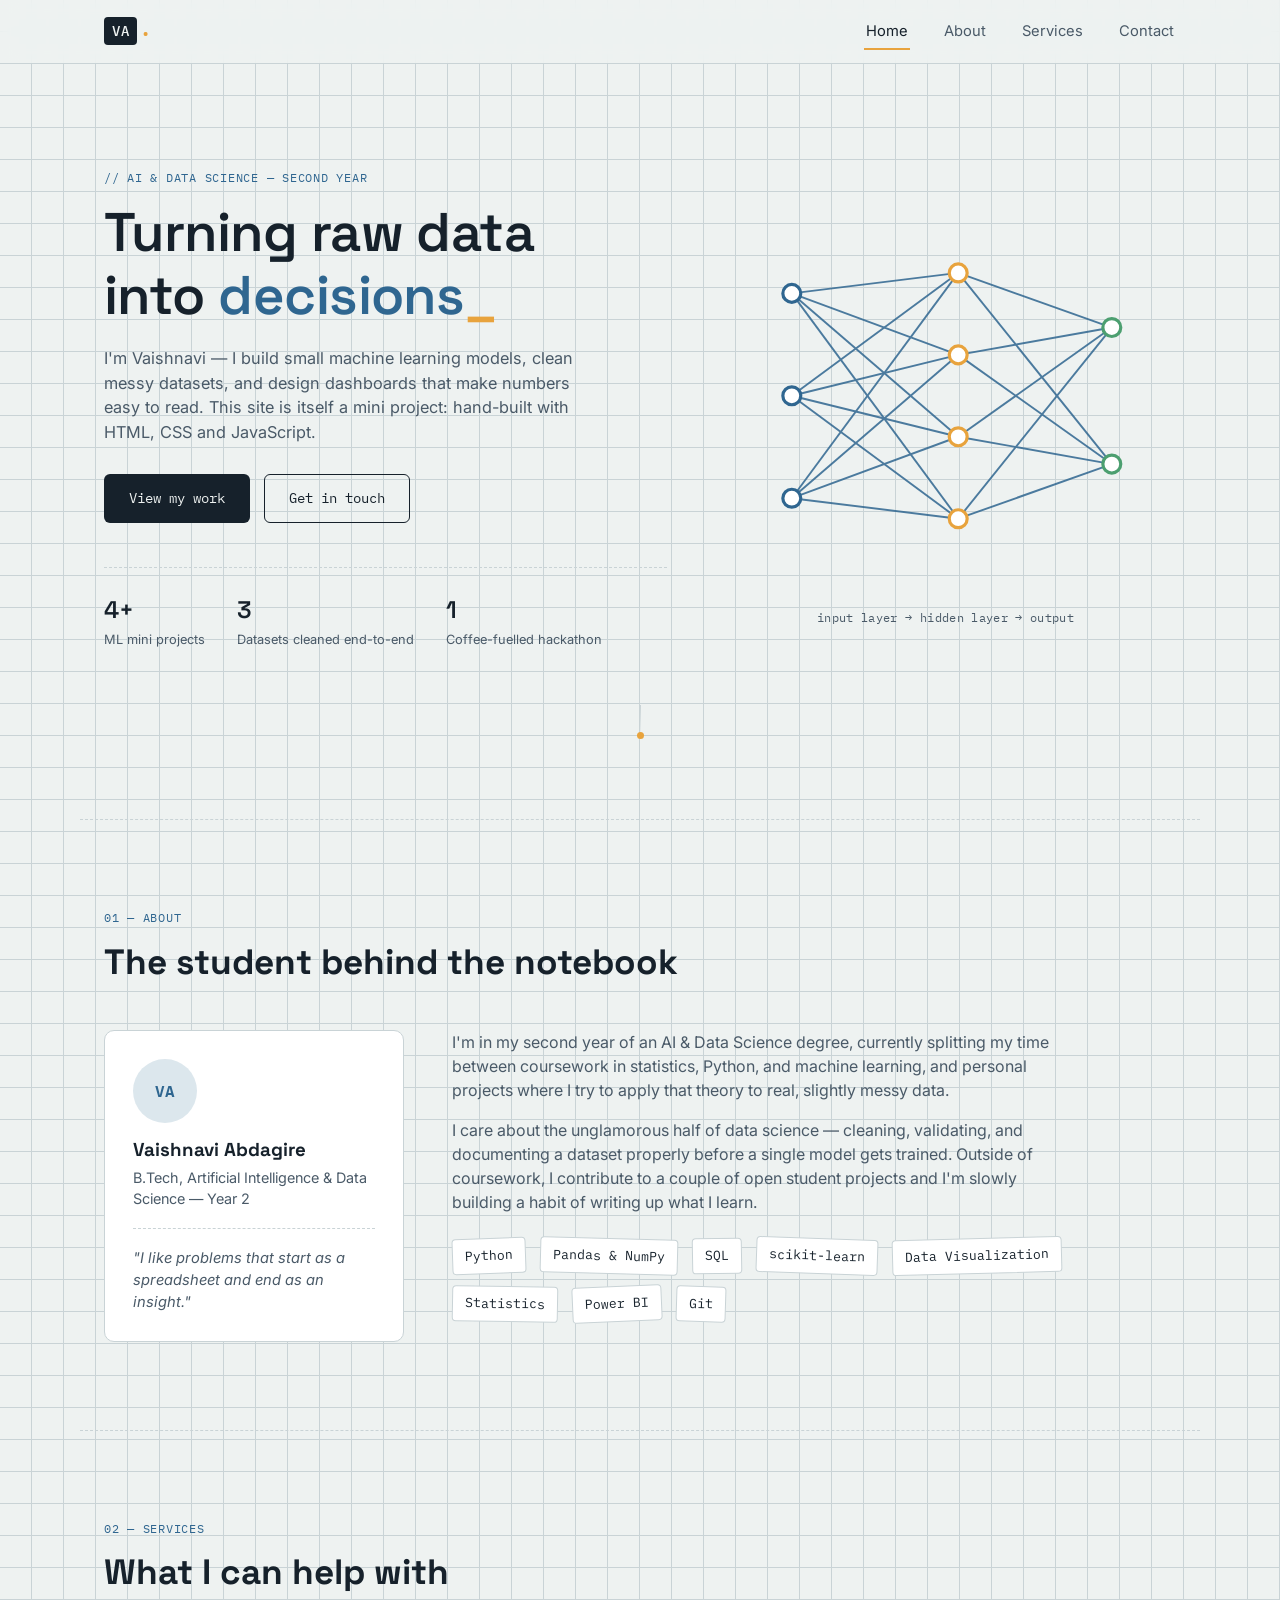
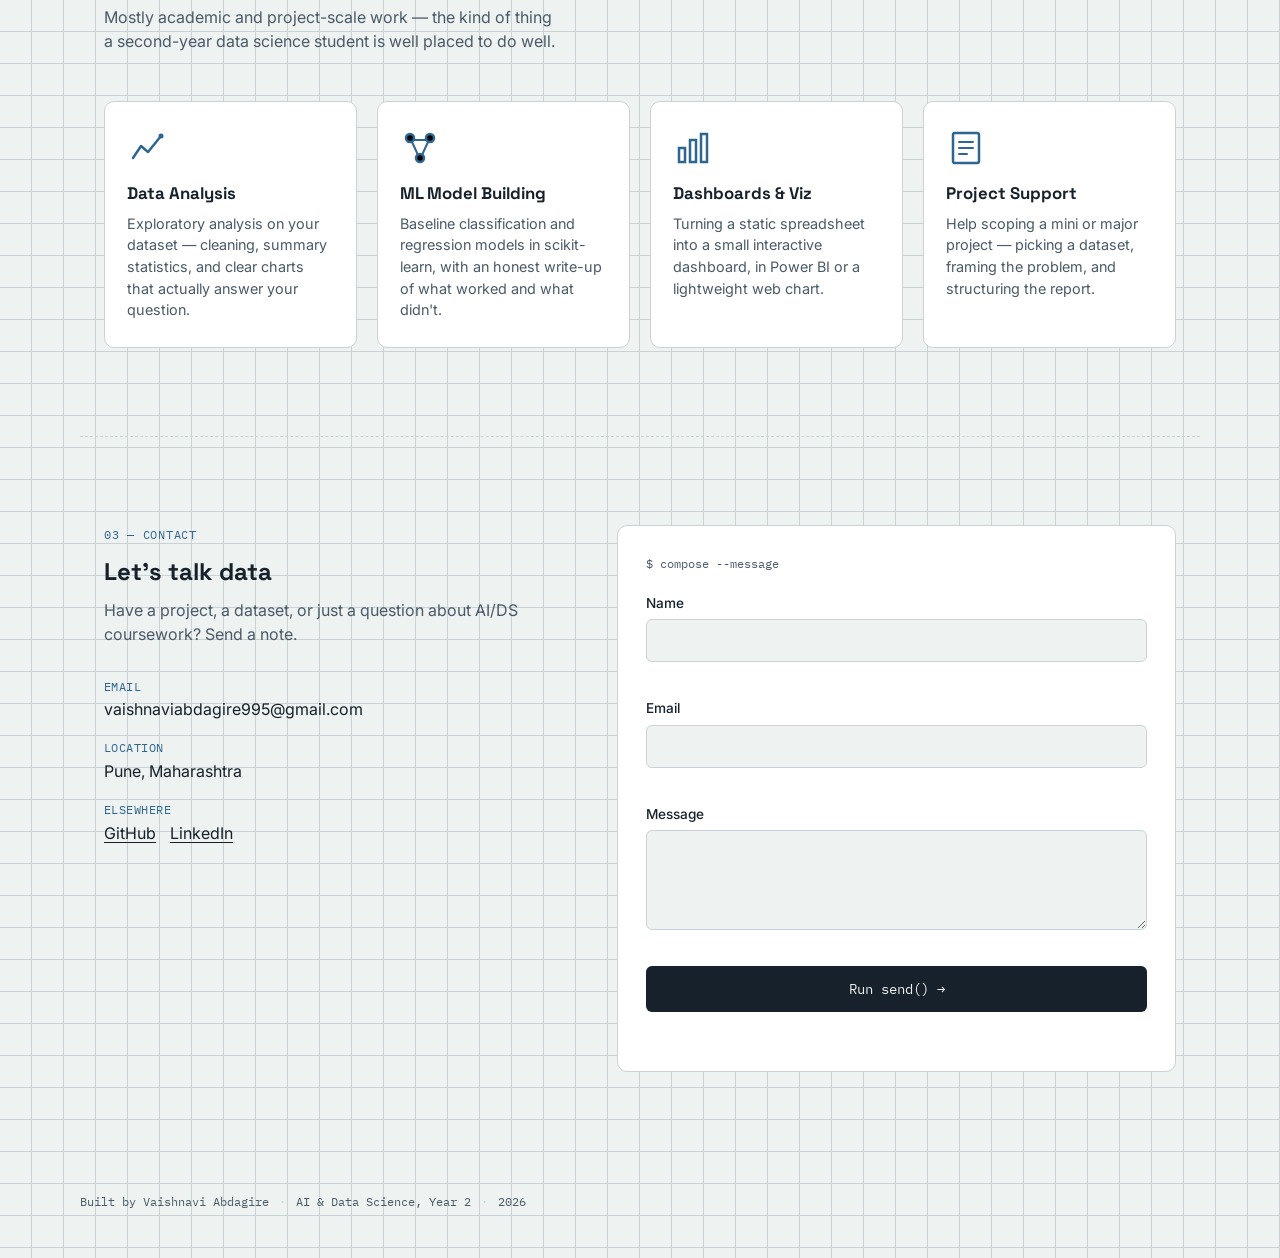
<file: index.html>
<!DOCTYPE html>
<html lang="en">
<head>
<meta charset="UTF-8" />
<meta name="viewport" content="width=device-width, initial-scale=1.0" />
<title>Vaishnavi Abdagire — AI &amp; Data Science Student</title>
<meta name="description" content="Portfolio of Aarav Deshmukh, a second-year AI & Data Science student." />
<link rel="preconnect" href="https://fonts.googleapis.com">
<link rel="preconnect" href="https://fonts.gstatic.com" crossorigin>
<link href="https://fonts.googleapis.com/css2?family=Space+Grotesk:wght@500;600;700&family=Inter:wght@400;500;600&family=IBM+Plex+Mono:wght@400;500&display=swap" rel="stylesheet">
<link rel="stylesheet" href="style.css" />
</head>
<body>

<!-- ============ NAV ============ -->
<header class="nav" id="nav">
  <div class="nav__inner">
    <a href="#home" class="nav__logo" aria-label="Home">
      <span class="nav__logo-mark">VA</span><span class="nav__logo-dot">.</span>
    </a>

    <nav class="nav__links" id="navLinks" aria-label="Primary">
      <a href="#home" class="nav__link active-link" data-nav>Home</a>
      <a href="#about" class="nav__link" data-nav>About</a>
      <a href="#services" class="nav__link" data-nav>Services</a>
      <a href="#contact" class="nav__link" data-nav>Contact</a>
    </nav>

    <button class="nav__toggle" id="navToggle" aria-label="Toggle menu" aria-expanded="false" aria-controls="navLinks">
      <span></span><span></span><span></span>
    </button>
  </div>
</header>

<!-- ============ HOME / HERO ============ -->
<section class="hero" id="home">
  <div class="hero__grid">
    <div class="hero__copy" data-reveal>
      <p class="eyebrow">// AI &amp; DATA SCIENCE — SECOND YEAR</p>
      <h1 class="hero__title">
        Turning raw data<br />into <span class="hero__rotator" id="rotator">decisions</span><span class="cursor">_</span>
      </h1>
      <p class="hero__sub">
        I'm Vaishnavi — I build small machine learning models, clean messy datasets,
        and design dashboards that make numbers easy to read. This site is itself
        a mini project: hand-built with HTML, CSS and JavaScript.
      </p>
      <div class="hero__cta">
        <a href="#services" class="btn btn--primary">View my work</a>
        <a href="#contact" class="btn btn--ghost">Get in touch</a>
      </div>
      <dl class="hero__stats">
        <div><dt>4+</dt><dd>ML mini projects</dd></div>
        <div><dt>3</dt><dd>Datasets cleaned end-to-end</dd></div>
        <div><dt>1</dt><dd>Coffee-fuelled hackathon</dd></div>
      </dl>
    </div>

    <div class="hero__art" data-reveal>
      <svg id="netSvg" viewBox="0 0 360 320" fill="none" xmlns="http://www.w3.org/2000/svg" role="img" aria-label="Illustration of a neural network with connected nodes">
        <!-- connections -->
        <g id="netLines" stroke="var(--accent-blue)" stroke-width="1.5" opacity="0.85"></g>
        <!-- nodes -->
        <g id="netNodes"></g>
      </svg>
      <p class="hero__art-caption">input layer → hidden layer → output</p>
    </div>
  </div>
  <div class="hero__scroll-cue" aria-hidden="true"><span></span></div>
</section>

<div class="tear" aria-hidden="true"></div>

<!-- ============ ABOUT ============ -->
<section class="about" id="about">
  <div class="section-head" data-reveal>
    <p class="eyebrow">01 — ABOUT</p>
    <h2>The student behind the notebook</h2>
  </div>

  <div class="about__grid">
    <div class="about__card" data-reveal>
      <div class="avatar" aria-hidden="true">VA</div>
      <h3>Vaishnavi Abdagire</h3>
      <p class="about__role">B.Tech, Artificial Intelligence &amp; Data Science — Year 2</p>
      <p class="about__quote">"I like problems that start as a spreadsheet and end as an insight."</p>
    </div>

    <div class="about__text" data-reveal>
      <p>
        I'm in my second year of an AI &amp; Data Science degree, currently splitting my time
        between coursework in statistics, Python, and machine learning, and personal
        projects where I try to apply that theory to real, slightly messy data.
      </p>
      <p>
        I care about the unglamorous half of data science — cleaning, validating,
        and documenting a dataset properly before a single model gets trained.
        Outside of coursework, I contribute to a couple of open student projects
        and I'm slowly building a habit of writing up what I learn.
      </p>

      <ul class="skills" aria-label="Skills">
        <li style="--r:-2deg">Python</li>
        <li style="--r:1.5deg">Pandas &amp; NumPy</li>
        <li style="--r:-1deg">SQL</li>
        <li style="--r:2deg">scikit-learn</li>
        <li style="--r:-1.5deg">Data Visualization</li>
        <li style="--r:1deg">Statistics</li>
        <li style="--r:-2.5deg">Power BI</li>
        <li style="--r:1.8deg">Git</li>
      </ul>
    </div>
  </div>
</section>

<div class="tear" aria-hidden="true"></div>

<!-- ============ SERVICES ============ -->
<section class="services" id="services">
  <div class="section-head" data-reveal>
    <p class="eyebrow">02 — SERVICES</p>
    <h2>What I can help with</h2>
    <p class="section-sub">Mostly academic and project-scale work — the kind of thing a second-year data science student is well placed to do well.</p>
  </div>

  <div class="cards" id="cardsGrid">
    <article class="card" data-reveal>
      <div class="card__icon" aria-hidden="true">
        <svg viewBox="0 0 40 40"><path d="M6 30 L14 18 L21 24 L34 8" stroke="currentColor" stroke-width="2.5" fill="none" stroke-linecap="round" stroke-linejoin="round"/><circle cx="34" cy="8" r="2.5" fill="currentColor"/></svg>
      </div>
      <h3>Data Analysis</h3>
      <p>Exploratory analysis on your dataset — cleaning, summary statistics, and clear charts that actually answer your question.</p>
    </article>

    <article class="card" data-reveal>
      <div class="card__icon" aria-hidden="true">
        <svg viewBox="0 0 40 40"><circle cx="10" cy="10" r="4" stroke="currentColor" stroke-width="2.5"/><circle cx="30" cy="10" r="4" stroke="currentColor" stroke-width="2.5"/><circle cx="20" cy="30" r="4" stroke="currentColor" stroke-width="2.5"/><path d="M13 12 L27 12 M12 14 L18 27 M28 14 L22 27" stroke="currentColor" stroke-width="2"/></svg>
      </div>
      <h3>ML Model Building</h3>
      <p>Baseline classification and regression models in scikit-learn, with an honest write-up of what worked and what didn't.</p>
    </article>

    <article class="card" data-reveal>
      <div class="card__icon" aria-hidden="true">
        <svg viewBox="0 0 40 40"><rect x="6" y="20" width="6" height="14" stroke="currentColor" stroke-width="2.5" fill="none"/><rect x="17" y="12" width="6" height="22" stroke="currentColor" stroke-width="2.5" fill="none"/><rect x="28" y="6" width="6" height="28" stroke="currentColor" stroke-width="2.5" fill="none"/></svg>
      </div>
      <h3>Dashboards &amp; Viz</h3>
      <p>Turning a static spreadsheet into a small interactive dashboard, in Power BI or a lightweight web chart.</p>
    </article>

    <article class="card" data-reveal>
      <div class="card__icon" aria-hidden="true">
        <svg viewBox="0 0 40 40"><rect x="7" y="5" width="26" height="30" rx="2" stroke="currentColor" stroke-width="2.5" fill="none"/><path d="M13 14 H27 M13 20 H27 M13 26 H21" stroke="currentColor" stroke-width="2" stroke-linecap="round"/></svg>
      </div>
      <h3>Project Support</h3>
      <p>Help scoping a mini or major project — picking a dataset, framing the problem, and structuring the report.</p>
    </article>
  </div>
</section>

<div class="tear" aria-hidden="true"></div>

<!-- ============ CONTACT ============ -->
<section class="contact" id="contact">
  <div class="contact__grid">
    <div class="contact__info" data-reveal>
      <p class="eyebrow">03 — CONTACT</p>
      <h2>Let's talk data</h2>
      <p class="section-sub">Have a project, a dataset, or just a question about AI/DS coursework? Send a note.</p>

      <ul class="contact__list">
        <li>
          <span class="contact__label">Email</span>
          <a href="mailto:aarav.deshmukh@example.edu">vaishnaviabdagire995@gmail.com</a>
        </li>
        <li>
          <span class="contact__label">Location</span>
          <span>Pune, Maharashtra</span>
        </li>
        <li>
          <span class="contact__label">Elsewhere</span>
          <span class="contact__socials">
            <a href="#" aria-label="GitHub profile">GitHub</a>
            <a href="#" aria-label="LinkedIn profile">LinkedIn</a>
          </span>
        </li>
      </ul>
    </div>

    <form class="contact__form" id="contactForm" data-reveal novalidate>
      <p class="form__terminal-label">$ compose --message</p>

      <div class="field">
        <label for="name">Name</label>
        <input type="text" id="name" name="name" autocomplete="name" />
        <span class="field__error" id="nameError" role="alert"></span>
      </div>

      <div class="field">
        <label for="email">Email</label>
        <input type="email" id="email" name="email" autocomplete="email" />
        <span class="field__error" id="emailError" role="alert"></span>
      </div>

      <div class="field">
        <label for="message">Message</label>
        <textarea id="message" name="message" rows="4"></textarea>
        <span class="field__error" id="messageError" role="alert"></span>
      </div>

      <button type="submit" class="btn btn--primary btn--block" id="submitBtn">
        <span id="submitLabel">Run send() →</span>
      </button>

      <p class="form__status" id="formStatus" role="status" aria-live="polite"></p>
    </form>
  </div>
</section>

<footer class="footer">
  <div class="footer__inner">
    <span>Built by Vaishnavi Abdagire</span>
    <span class="footer__dot">·</span>
    <span>AI &amp; Data Science, Year 2</span>
    <span class="footer__dot">·</span>
    <span id="year"></span>
  </div>
</footer>

<script src="script.js"></script>
</body>
</html>
</file>
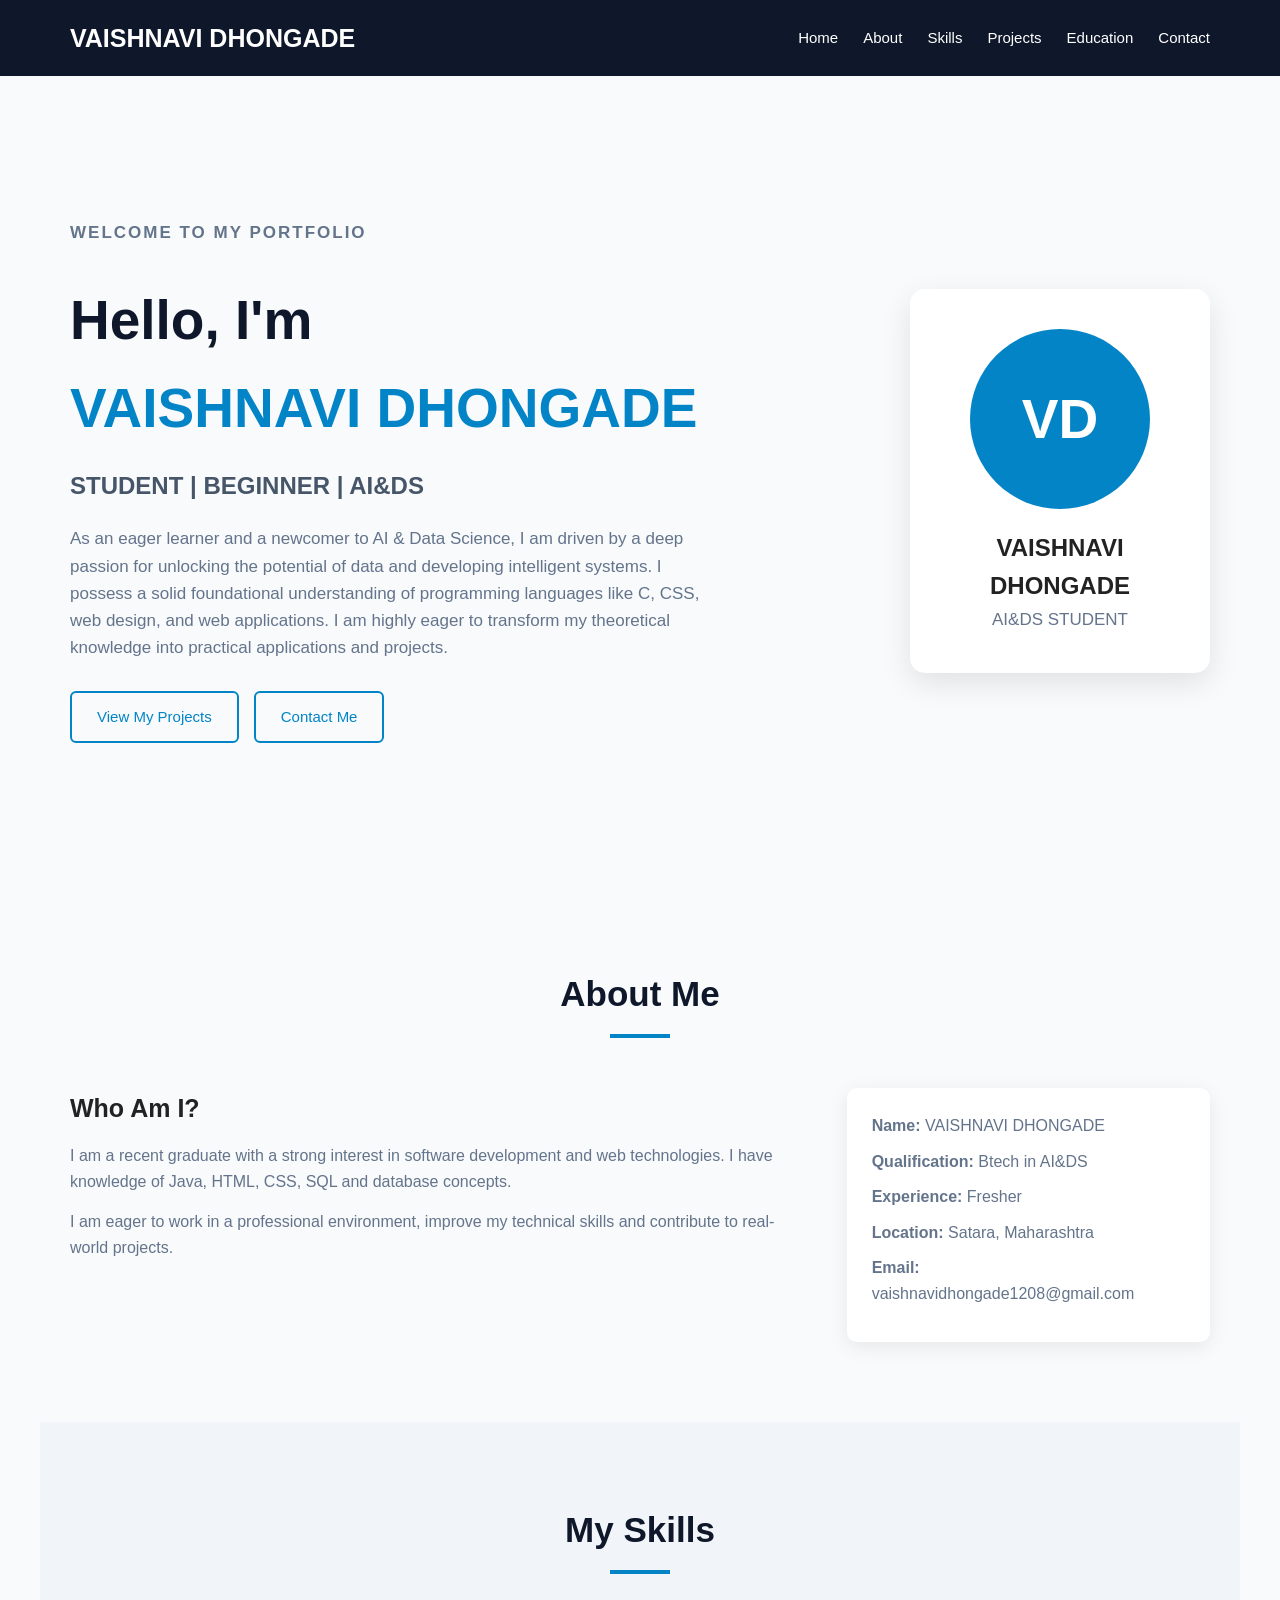
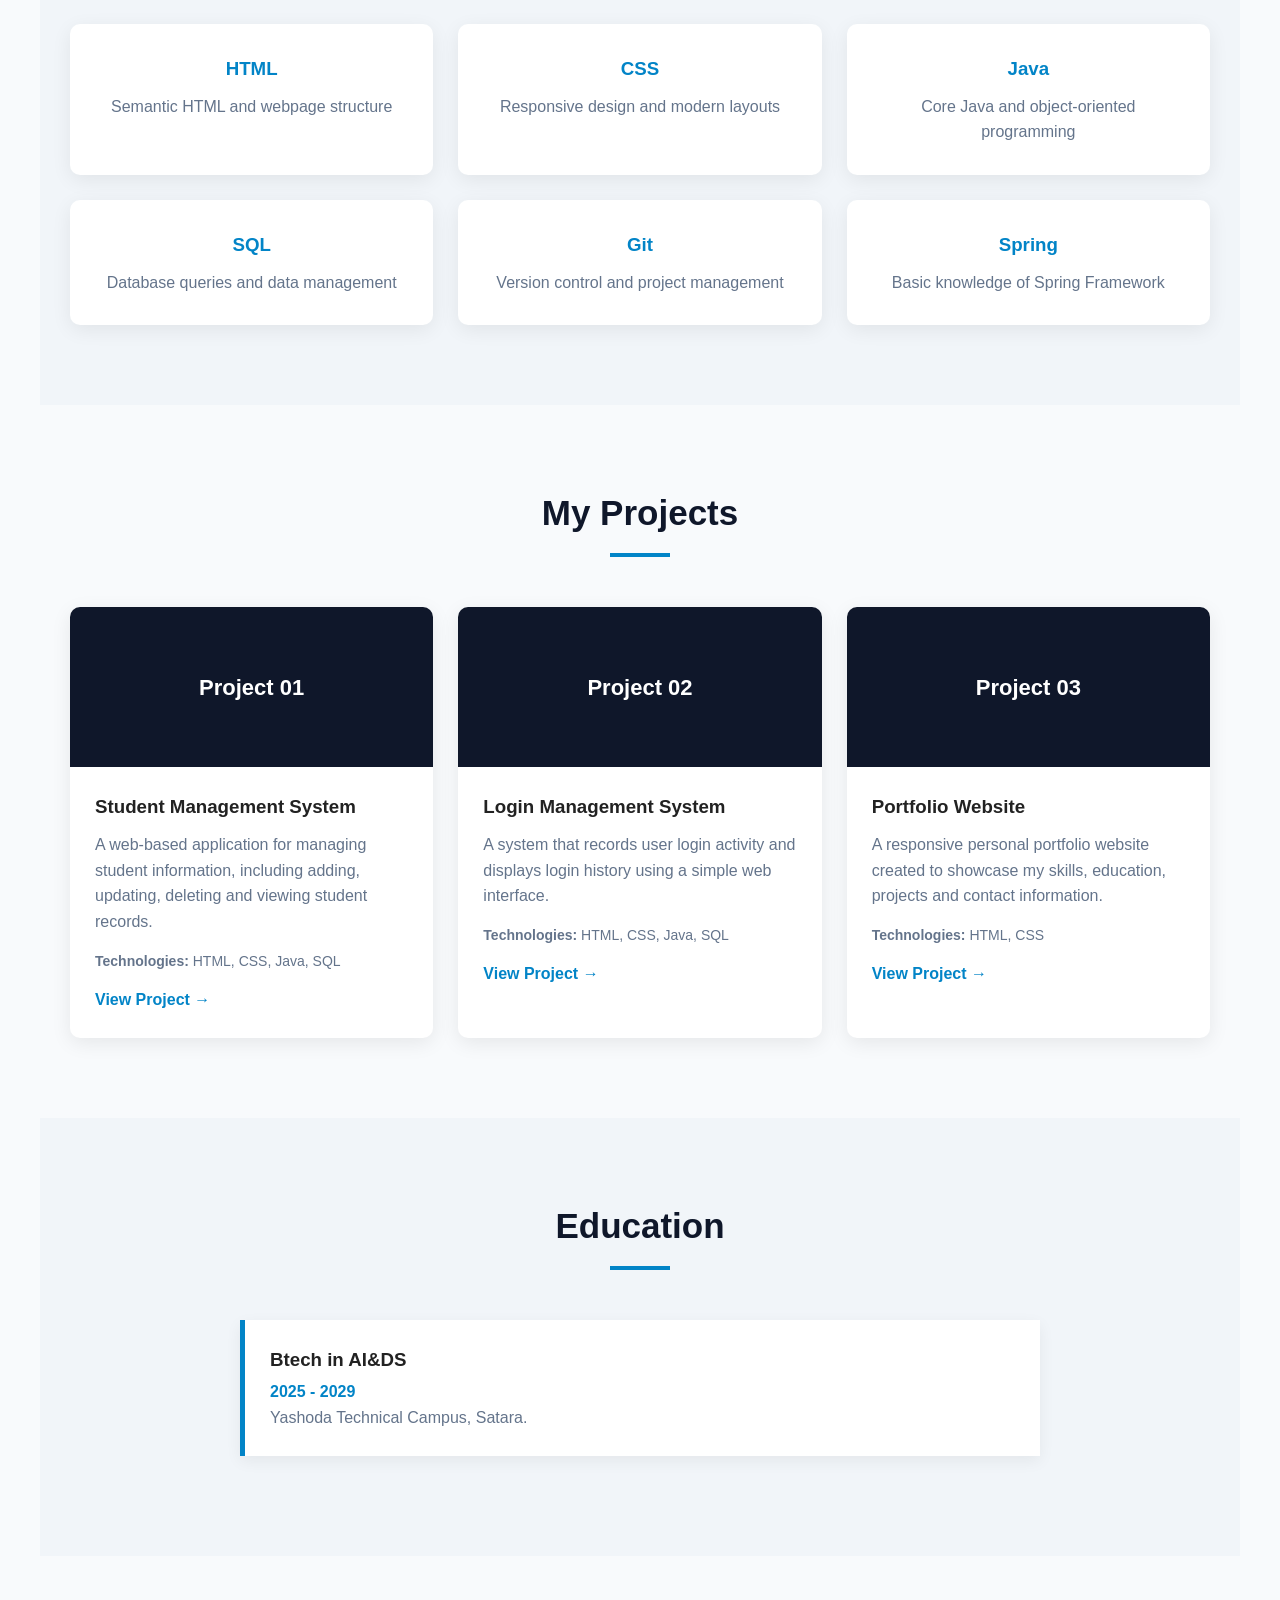
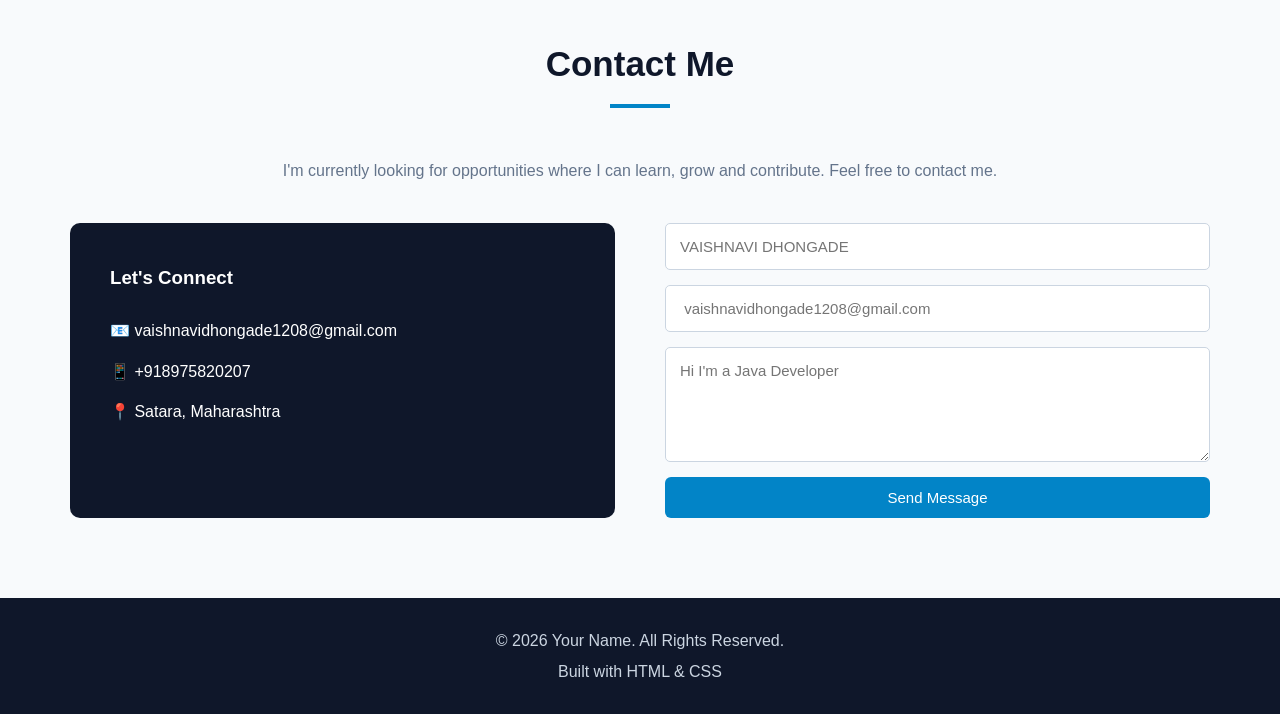
<file: portfolio2.html>
<!DOCTYPE html>
<html>
    <head>
        <title>
           portfolio
        </title>
        <style>
            /* ================================
Global Styles
================================ */

* {
  margin: 0;
  padding: 0;
  box-sizing: border-box;
  }

html {
scroll-behavior: smooth;
}

body {
font-family: Arial, Helvetica, sans-serif;
line-height: 1.6;
color: #222;
background: #f8fafc;
}

/* ================================
Navigation
================================ */

header {
background: #0f172a;
position: sticky;
top: 0;
z-index: 1000;
}

.navbar {
max-width: 1200px;
margin: auto;
padding: 18px 30px;


display: flex;
align-items: center;
justify-content: space-between;

}

.logo {
color: white;
font-size: 25px;
}

.nav-links {
display: flex;
list-style: none;
gap: 25px;
}

.nav-links a {
color: white;
text-decoration: none;
font-size: 15px;
transition: 0.3s;
}

.nav-links a:hover {
color: #38bdf8;
}

/* ================================
Hero Section
================================ */

.hero {
min-height: 90vh;
max-width: 1200px;
margin: auto;
padding: 80px 30px;


display: flex;
align-items: center;
justify-content: space-between;
gap: 50px;

}

.hero-content {
max-width: 650px;
}

.welcome {
color: #0284c7;
font-weight: bold;
letter-spacing: 2px;
margin-bottom: 10px;
}

.hero h1 {
font-size: 55px;
margin-bottom: 15px;
color: #0f172a;
}

.hero h1 span {
color: #0284c7;
}

.hero h2 {
font-size: 24px;
color: #475569;
margin-bottom: 20px;
}

.hero p {
color: #64748b;
font-size: 17px;
margin-bottom: 30px;
}

/* Buttons */

.hero-buttons {
display: flex;
gap: 15px;
}

.btn {
display: inline-block;
background: #0284c7;
color: white;
padding: 12px 25px;
border-radius: 6px;
text-decoration: none;
border: none;
cursor: pointer;
font-size: 15px;
transition: 0.3s;
}

.btn:hover {
background: #0369a1;
transform: translateY(-2px);
}

.secondary-btn {
background: transparent;
color: #0284c7;
border: 2px solid #0284c7;
}

.secondary-btn:hover {
color: white;
}

/* Profile */

.profile-card {
width: 300px;
text-align: center;
padding: 40px 20px;
background: white;
border-radius: 15px;


box-shadow: 0 10px 30px rgba(0, 0, 0, 0.1);


}

.profile-circle {
width: 180px;
height: 180px;
margin: auto auto 20px;


border-radius: 50%;
background: #0284c7;

display: flex;
align-items: center;
justify-content: center;


}

.profile-circle span {
color: white;
font-size: 55px;
font-weight: bold;
}

.profile-card h3 {
font-size: 24px;
}

.profile-card p {
margin: 0;
}

/* ================================
Common Section
================================ */

.section {
max-width: 1200px;
margin: auto;
padding: 80px 30px;
}

.section-title {
text-align: center;
font-size: 35px;
color: #0f172a;
margin-bottom: 50px;
}

.section-title::after {
content: "";
display: block;
width: 60px;
height: 4px;
background: #0284c7;
margin: 12px auto;
}

/* ================================
About
================================ */

.about-content {
display: grid;
grid-template-columns: 2fr 1fr;
gap: 50px;
}

.about-content h3 {
font-size: 25px;
margin-bottom: 15px;
}

.about-content p {
color: #64748b;
margin-bottom: 15px;
}

.about-info {
background: white;
padding: 25px;
border-radius: 10px;
box-shadow: 0 5px 20px rgba(0, 0, 0, 0.08);
}

.about-info p {
margin-bottom: 10px;
}

/* ================================
Skills
================================ */

.skills-section {
background: #f1f5f9;
}

.skills-container {
display: grid;
grid-template-columns: repeat(3, 1fr);
gap: 25px;
}

.skill-card {
background: white;
padding: 30px;
border-radius: 10px;
text-align: center;


box-shadow: 0 5px 20px rgba(0, 0, 0, 0.07);

transition: 0.3s;


}

.skill-card:hover {
transform: translateY(-7px);
}

.skill-card h3 {
color: #0284c7;
margin-bottom: 10px;
}

.skill-card p {
color: #64748b;
}

/* ================================
Projects
================================ */

.projects-container {
display: grid;
grid-template-columns: repeat(3, 1fr);
gap: 25px;
}

.project-card {
background: white;
border-radius: 10px;
overflow: hidden;


box-shadow: 0 5px 20px rgba(0, 0, 0, 0.08);

transition: 0.3s;


}

.project-card:hover {
transform: translateY(-7px);
}

.project-image {
height: 160px;
background: #0f172a;


display: flex;
align-items: center;
justify-content: center;


}

.project-image span {
color: white;
font-size: 22px;
font-weight: bold;
}

.project-content {
padding: 25px;
}

.project-content h3 {
margin-bottom: 10px;
}

.project-content p {
color: #64748b;
}

.technologies {
margin-top: 15px;
font-size: 14px;
}

.project-link {
display: inline-block;
margin-top: 15px;
color: #0284c7;
text-decoration: none;
font-weight: bold;
}

/* ================================
Education
================================ */

.education-section {
background: #f1f5f9;
}

.education-container {
max-width: 800px;
margin: auto;
}

.education-card {
background: white;
padding: 25px;
margin-bottom: 20px;


border-left: 5px solid #0284c7;

box-shadow: 0 5px 15px rgba(0, 0, 0, 0.06);


}

.education-card h3 {
margin-bottom: 5px;
}

.education-card p {
color: #64748b;
}

.education-year {
color: #0284c7 !important;
font-weight: bold;
}

/* ================================
Contact
================================ */

.contact-intro {
text-align: center;
color: #64748b;
margin-bottom: 40px;
}

.contact-container {
display: grid;
grid-template-columns: 1fr 1fr;
gap: 50px;
}

.contact-info {
background: #0f172a;
color: white;
padding: 40px;
border-radius: 10px;
}

.contact-info h3 {
margin-bottom: 25px;
}

.contact-info p {
margin-bottom: 15px;
}

.contact-form {
display: flex;
flex-direction: column;
gap: 15px;
}

.contact-form input,
.contact-form textarea {
width: 100%;
padding: 14px;


border: 1px solid #cbd5e1;
border-radius: 5px;

font-family: inherit;
font-size: 15px;


}

.contact-form textarea {
resize: vertical;
}

.contact-form input:focus,
.contact-form textarea:focus {
outline: none;
border-color: #0284c7;
}

/* ================================
Footer
================================ */

footer {
background: #0f172a;
color: white;
text-align: center;
padding: 25px;
}

footer p {
margin: 5px;
color: #cbd5e1;
}

/* ================================
Responsive Design
================================ */

@media (max-width: 900px) {


.nav-links {
    gap: 12px;
}

.hero {
    flex-direction: column;
    text-align: center;
}

.hero-buttons {
    justify-content: center;
}

.skills-container,
.projects-container {
    grid-template-columns: repeat(2, 1fr);
}

.about-content,
.contact-container {
    grid-template-columns: 1fr;
}


}

@media (max-width: 600px) {


.navbar {
    flex-direction: column;
    gap: 15px;
}

.nav-links {
    flex-wrap: wrap;
    justify-content: center;
}

.hero h1 {
    font-size: 40px;
}

.hero h2 {
    font-size: 19px;
}

.skills-container,
.projects-container {
    grid-template-columns: 1fr;
}

.profile-card {
    width: 100%;
}

.hero-buttons {
    flex-direction: column;
}

.btn {
    width: 100%;
}


}

         </style>
         </head>
            <body>

<!-- Header / Navigation -->
<header>
    <nav class="navbar">
        <h2 class="logo">VAISHNAVI DHONGADE</h2>

        <ul class="nav-links">
            <li><a href="#home">Home</a></li>
            <li><a href="#about">About</a></li>
            <li><a href="#skills">Skills</a></li>
            <li><a href="#projects">Projects</a></li>
            <li><a href="#education">Education</a></li>
            <li><a href="#contact">Contact</a></li>
        </ul>
    </nav>
</header>


<!-- Home Section -->
<main>

    <section id="home" class="hero">

        <div class="hero-content">

            <p class="welcome">WELCOME TO MY PORTFOLIO</p>

            <h1>Hello, I'm<br> <span>VAISHNAVI DHONGADE</span></h1>

            <h2> STUDENT | BEGINNER | AI&DS</h2>

            <p>
                 As an eager learner and a newcomer to AI & Data Science, 
                I am driven by a deep passion for unlocking the potential of data and developing intelligent systems. 
                I possess a solid foundational understanding of programming languages like C, CSS, web design, and web applications. 
                I am highly eager to transform my theoretical knowledge into practical applications and projects.
            </p>

            <div class="hero-buttons">
                <a href="#projects" class="btn secondary-btn">View My Projects</a>
                <a href="#contact" class="btn secondary-btn">Contact Me</a>
            </div>

        </div>

        <div class="profile-card">
            <div class="profile-circle">
                <span>VD</span>
            </div>
            <h3>VAISHNAVI DHONGADE</h3>
            <p>AI&DS STUDENT</p>
         </div>

    </section>


    <!-- About Section -->
    <section id="about" class="section">

        <h2 class="section-title">About Me</h2>

        <div class="about-content">

            <div>
                <h3>Who Am I?</h3>

                <p>
                    I am a recent graduate with a strong interest in
                    software development and web technologies.
                    I have knowledge of Java, HTML, CSS, SQL and
                    database concepts.
                </p>

                <p>
                    I am eager to work in a professional environment,
                    improve my technical skills and contribute to
                    real-world projects.
                </p>
            </div>

            <div class="about-info">
                <p><strong>Name:</strong> VAISHNAVI DHONGADE</p>
                <p><strong>Qualification:</strong> Btech in AI&DS</p>
                <p><strong>Experience:</strong> Fresher</p>
                <p><strong>Location:</strong> Satara, Maharashtra</p>
                <p><strong>Email:</strong> vaishnavidhongade1208@gmail.com</p>
            </div>

        </div>

    </section>


    <!-- Skills Section -->
    <section id="skills" class="section skills-section">

        <h2 class="section-title">My Skills</h2>

        <div class="skills-container">

            <div class="skill-card">
                <h3>HTML</h3>
                <p>Semantic HTML and webpage structure</p>
            </div>

            <div class="skill-card">
                <h3>CSS</h3>
                <p>Responsive design and modern layouts</p>
            </div>

            <div class="skill-card">
                <h3>Java</h3>
                <p>Core Java and object-oriented programming</p>
            </div>

            <div class="skill-card">
                <h3>SQL</h3>
                <p>Database queries and data management</p>
            </div>

            <div class="skill-card">
                <h3>Git</h3>
                <p>Version control and project management</p>
            </div>

            <div class="skill-card">
                <h3>Spring</h3>
                <p>Basic knowledge of Spring Framework</p>
            </div>

        </div>

    </section>


    <!-- Projects Section -->
    <section id="projects" class="section">

        <h2 class="section-title">My Projects</h2>

        <div class="projects-container">

            <!-- Project 1 -->
            <article class="project-card">

                <div class="project-image">
                    <span>Project 01</span>
                </div>

                <div class="project-content">

                    <h3>Student Management System</h3>

                    <p>
                        A web-based application for managing student
                        information, including adding, updating,
                        deleting and viewing student records.
                    </p>

                    <p class="technologies">
                        <strong>Technologies:</strong>
                        HTML, CSS, Java, SQL
                    </p>

                    <a href="#" class="project-link">
                        View Project →
                    </a>

                </div>

            </article>


            <!-- Project 2 -->
            <article class="project-card">

                <div class="project-image">
                    <span>Project 02</span>
                </div>

                <div class="project-content">

                    <h3>Login Management System</h3>

                    <p>
                        A system that records user login activity
                        and displays login history using a simple
                        web interface.
                    </p>

                    <p class="technologies">
                        <strong>Technologies:</strong>
                        HTML, CSS, Java, SQL
                    </p>

                    <a href="#" class="project-link">
                        View Project →
                    </a>

                </div>

            </article>


            <!-- Project 3 -->
            <article class="project-card">

                <div class="project-image">
                    <span>Project 03</span>
                </div>

                <div class="project-content">

                    <h3>Portfolio Website</h3>

                    <p>
                        A responsive personal portfolio website
                        created to showcase my skills, education,
                        projects and contact information.
                    </p>

                    <p class="technologies">
                        <strong>Technologies:</strong>
                        HTML, CSS
                    </p>

                    <a href="#" class="project-link">
                        View Project →
                    </a>

                </div>

            </article>

        </div>

    </section>


    <!-- Education Section -->
    <section id="education" class="section education-section">

        <h2 class="section-title">Education</h2>

        <div class="education-container">


            <div class="education-card">

                <h3>Btech in AI&DS</h3>

                <p class="education-year">2025 - 2029</p>

                <p>
                    Yashoda Technical Campus, Satara.
                </p>

            </div>

        </div>

    </section>


    <!-- Contact Section -->
    <section id="contact" class="section contact-section">

        <h2 class="section-title">Contact Me</h2>

        <p class="contact-intro">
            I'm currently looking for opportunities where I can
            learn, grow and contribute. Feel free to contact me.
        </p>

        <div class="contact-container">

            <div class="contact-info">

                <h3>Let's Connect</h3>

                <p>
                    📧 vaishnavidhongade1208@gmail.com
                </p>

                <p>
                    📱 +918975820207
                </p>

                <p>
                    📍 Satara, Maharashtra
                </p>

            </div>


            <form class="contact-form">

                <input type="text"
                       placeholder="VAISHNAVI DHONGADE"
                       required>

                <input type="email"
                       placeholder=" vaishnavidhongade1208@gmail.com"
                       required>

                <textarea
                    placeholder="Hi I'm a Java Developer"
                    rows="5"
                    required></textarea>

                <button type="submit" class="btn">
                    Send Message
                </button>

            </form>

        </div>

    </section>

</main>


<!-- Footer -->
<footer>

    <p>
        © 2026 Your Name. All Rights Reserved.
    </p>

    <p>
        Built with HTML & CSS
    </p>

</footer>

</body>
         
         </html>
</file>
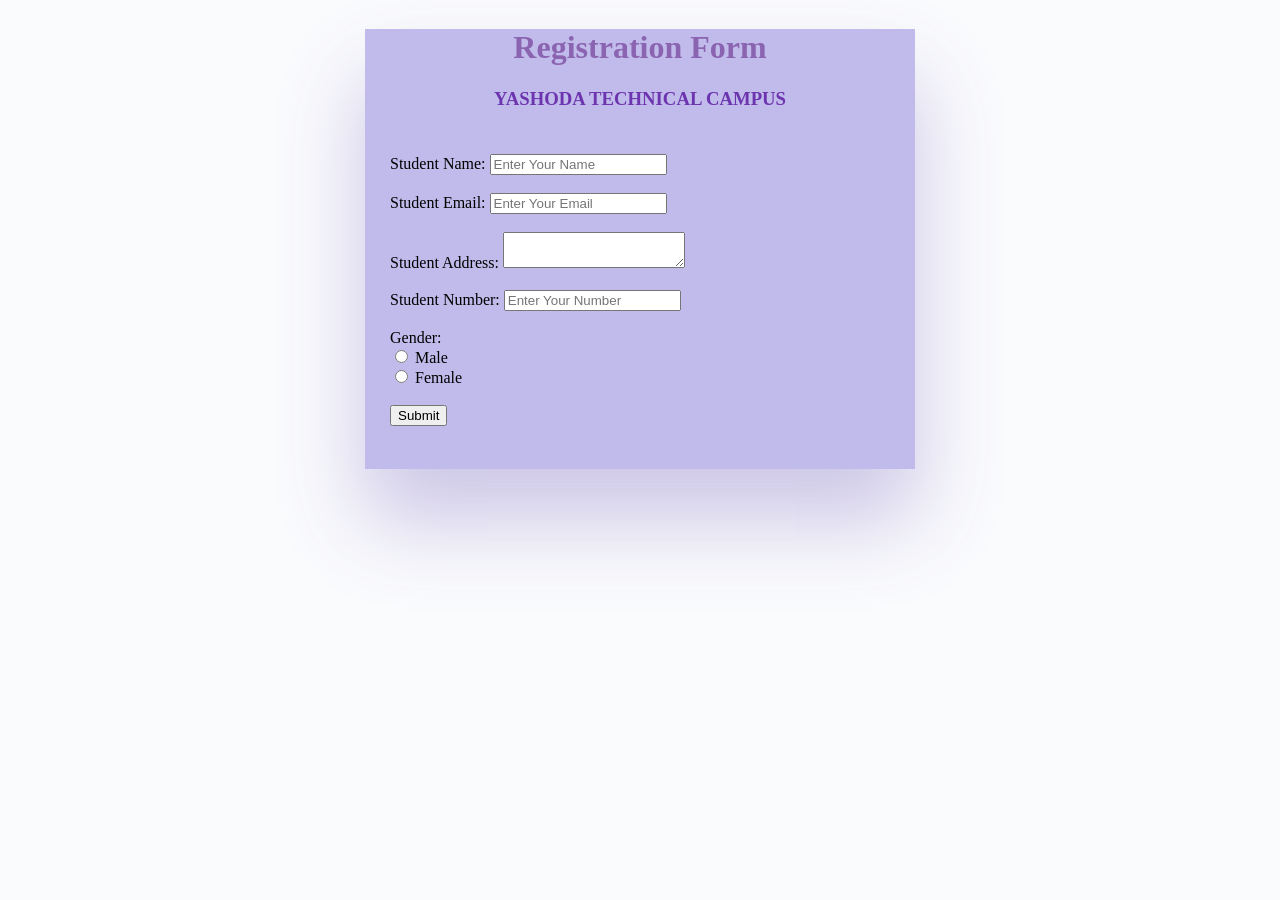
<file: Registration form.html>
<!DOCTYPE html>
<html>
    <head>
        <title> Registration Form</title>
        <style>
            body
            {
                background-color: rgb(250, 251, 253);
                align-items: center;
                justify-content: center;
                display: flex;
            }
            
            .form
            {
                width: 500px;
                 margin: auto;
                 padding: 25px;
                align-items: center;
                justify-content: center;
                
            }
            .heading
            {
               border-color: rgb(165, 183, 230);
                border: 100px;
                box-shadow: 0 50px 80px rgba(96, 74, 177, 0.3);
                 background-color: rgb(192, 187, 235);
                 height: auto;
            }
            h1
            {    
               
                 display: flex;
                align-items: center;
                justify-content: center;
                color:rgb(139, 100, 177);
            }
             h3
            {
                 display: flex;
                align-items: center;
                justify-content: center;
                color:rgb(109, 52, 175);
            }
        </style>
    </head>

    <body>
        <form>
            <div class="heading">
            <h1> Registration Form </h1>
            <h3> YASHODA TECHNICAL CAMPUS </h3>
                <div class="form">
                <label>Student Name:</label>
                <input type="text" placeholder="Enter Your Name">
                <br><br>

                <label>Student Email:</label>
                <input type="email" placeholder="Enter Your Email">
                <br><br>

                <label>Student Address:</label>
                <textarea rows="2" cols="20"></textarea>
                <br><br>

                <label>Student Number:</label>
                <input type="number" placeholder="Enter Your Number">
                <br><br>
               
                <label>Gender:</label>
                <br>

                <input type="radio" name="gender" value="Male"> Male
                <br>

                <input type="radio" name="gender" value="Female"> Female
                <br><br>

                <input type="submit" value="Submit">
                <br><br>
                </div>
                </div>

        </form>
    </body>
</html>
</file>
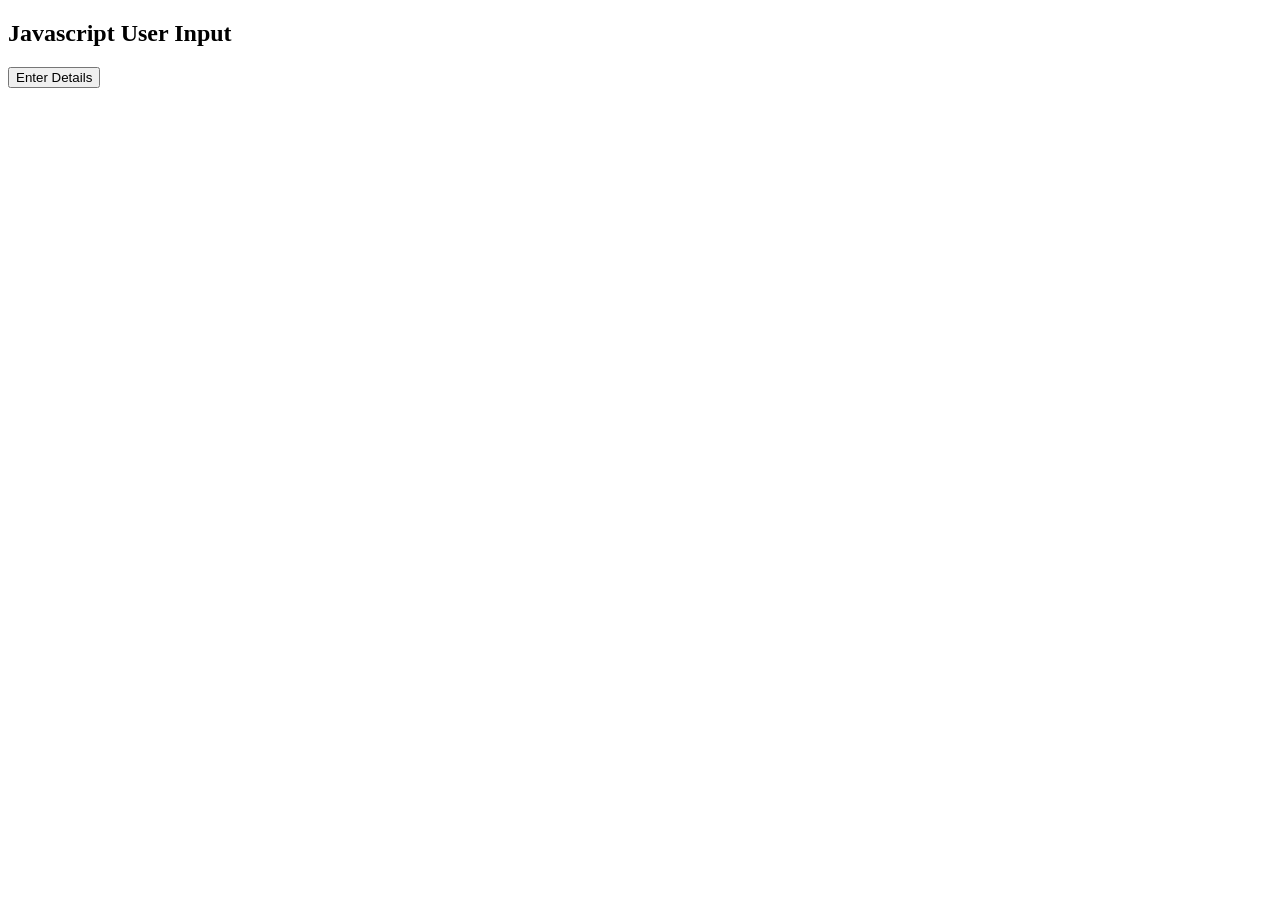
<file: user input.html>
<!DOCTYPE html>
<html>
    <head>
        <title>  </title>
    </head>
    <body>
            <h2> Javascript User Input</h2>
            <button Onclick="getInput()">
                Enter Details
            </button>
            <p id="result">
            <script>
                function getInput()
                {
                    let name = prompt("Enter a name");
                    let age = prompt("Enter a age");
                   documentgetElementById("result").innerHTML="name:"+name+"<br>"+age+"age"
                }
            </script>
            </p>
    </body>
</html>
</file>
<file: style.css>
/* =========================================================
   TOKENS
========================================================= */
:root{
  --bg: #EEF2F1;
  --surface: #FFFFFF;
  --ink: #16212B;
  --ink-soft: #4A5A68;
  --line: #C9D3D6;
  --accent-blue: #2F6690;
  --accent-blue-soft: #DCE7ED;
  --accent-amber: #E8A33D;
  --accent-green: #4C9F70;

  --font-display: 'Space Grotesk', sans-serif;
  --font-body: 'Inter', sans-serif;
  --font-mono: 'IBM Plex Mono', monospace;

  --max: 1120px;
  --radius: 10px;
}

*,*::before,*::after{ box-sizing: border-box; }
html{ scroll-behavior: smooth; }
@media (prefers-reduced-motion: reduce){
  html{ scroll-behavior: auto; }
  *,*::before,*::after{ animation-duration: 0.01ms !important; animation-iteration-count: 1 !important; transition-duration: 0.01ms !important; }
}

body{
  margin:0;
  font-family: var(--font-body);
  color: var(--ink);
  background-color: var(--bg);
  background-image:
    linear-gradient(var(--line) 1px, transparent 1px),
    linear-gradient(90deg, var(--line) 1px, transparent 1px);
  background-size: 32px 32px;
  background-position: -1px -1px;
  line-height: 1.5;
}

h1,h2,h3{ font-family: var(--font-display); color: var(--ink); margin: 0; line-height: 1.15; }
p{ margin: 0; }
a{ color: inherit; }
img,svg{ display:block; max-width: 100%; }

.eyebrow{
  font-family: var(--font-mono);
  font-size: 0.78rem;
  letter-spacing: 0.06em;
  color: var(--accent-blue);
  margin: 0 0 0.9rem;
  text-transform: uppercase;
}

section{ padding: 88px 24px; }
.section-head{ max-width: var(--max); margin: 0 auto 48px; }
.section-head h2{ font-size: clamp(1.6rem, 3vw, 2.2rem); }
.section-sub{ margin-top: 12px; color: var(--ink-soft); max-width: 46ch; }

/* torn-paper divider between sections */
.tear{
  height: 1px;
  max-width: var(--max);
  margin: 0 auto;
  border-top: 1px dashed var(--line);
}

/* =========================================================
   REVEAL ON SCROLL
========================================================= */
[data-reveal]{
  opacity: 0;
  transform: translateY(18px);
  transition: opacity 0.6s ease, transform 0.6s ease;
}
[data-reveal].is-visible{
  opacity: 1;
  transform: translateY(0);
}
@media (prefers-reduced-motion: reduce){
  [data-reveal]{ opacity:1; transform:none; }
}

/* =========================================================
   NAV
========================================================= */
.nav{
  position: fixed;
  top:0; left:0; right:0;
  z-index: 50;
  background: rgba(238,242,241,0.85);
  backdrop-filter: blur(8px);
  border-bottom: 1px solid transparent;
  transition: border-color 0.25s ease, box-shadow 0.25s ease;
}
.nav.is-scrolled{
  border-bottom-color: var(--line);
  box-shadow: 0 4px 16px rgba(22,33,43,0.05);
}
.nav__inner{
  max-width: var(--max);
  margin: 0 auto;
  padding: 16px 24px;
  display:flex;
  align-items:center;
  justify-content: space-between;
}
.nav__logo{
  display:flex; align-items:baseline; gap:2px;
  text-decoration:none;
  font-family: var(--font-mono);
  font-weight:500;
}
.nav__logo-mark{
  background: var(--ink);
  color: var(--bg);
  padding: 4px 8px;
  border-radius: 4px;
  font-size: 0.85rem;
  letter-spacing: 0.04em;
}
.nav__logo-dot{ color: var(--accent-amber); font-size:1.4rem; line-height:0; }

.nav__links{ display:flex; gap: 32px; }
.nav__link{
  text-decoration:none;
  font-size: 0.92rem;
  color: var(--ink-soft);
  position: relative;
  padding: 4px 2px;
}
.nav__link:hover{ color: var(--ink); }
.nav__link.active-link{ color: var(--ink); }
.nav__link.active-link::after{
  content:'';
  position:absolute; left:0; right:0; bottom:-4px;
  height:2px; background: var(--accent-amber);
}

.nav__toggle{
  display:none;
  flex-direction: column;
  justify-content: center;
  gap: 5px;
  width: 34px; height: 34px;
  background:none; border:none; cursor:pointer;
  padding: 0;
}
.nav__toggle span{
  display:block; height:2px; width:100%;
  background: var(--ink);
  transition: transform 0.25s ease, opacity 0.25s ease;
}
.nav__toggle[aria-expanded="true"] span:nth-child(1){ transform: translateY(7px) rotate(45deg); }
.nav__toggle[aria-expanded="true"] span:nth-child(2){ opacity:0; }
.nav__toggle[aria-expanded="true"] span:nth-child(3){ transform: translateY(-7px) rotate(-45deg); }

/* focus visibility */
a:focus-visible, button:focus-visible, input:focus-visible, textarea:focus-visible{
  outline: 2px solid var(--accent-blue);
  outline-offset: 3px;
}

/* =========================================================
   HERO
========================================================= */
.hero{
  padding: 168px 24px 80px;
  max-width: var(--max);
  margin: 0 auto;
  position: relative;
}
.hero__grid{
  display:grid;
  grid-template-columns: 1.1fr 0.9fr;
  gap: 48px;
  align-items:center;
}
.hero__title{
  font-size: clamp(2.1rem, 4.6vw, 3.4rem);
  font-weight: 600;
  letter-spacing: -0.01em;
}
.hero__rotator{ color: var(--accent-blue); }
.cursor{
  color: var(--accent-amber);
  animation: blink 1s steps(1) infinite;
}
@keyframes blink{ 50%{ opacity: 0; } }

.hero__sub{
  margin-top: 20px;
  max-width: 48ch;
  color: var(--ink-soft);
  font-size: 1.02rem;
}
.hero__cta{ display:flex; gap:14px; margin-top: 30px; flex-wrap: wrap; }

.hero__stats{
  display:flex; gap: 32px;
  margin: 44px 0 0;
  padding-top: 24px;
  border-top: 1px dashed var(--line);
}
.hero__stats dt{
  font-family: var(--font-display);
  font-size: 1.5rem;
  font-weight: 600;
  color: var(--ink);
}
.hero__stats dd{
  margin: 2px 0 0;
  font-size: 0.8rem;
  color: var(--ink-soft);
}

.hero__art{ position: relative; }
.hero__art-caption{
  text-align:center;
  font-family: var(--font-mono);
  font-size: 0.72rem;
  color: var(--ink-soft);
  margin-top: 8px;
  letter-spacing: 0.03em;
}

.hero__scroll-cue{
  display:flex; justify-content:center;
  margin-top: 56px;
}
.hero__scroll-cue span{
  width: 1px; height: 34px;
  background: linear-gradient(var(--line), transparent);
  position: relative;
}
.hero__scroll-cue span::after{
  content:'';
  position:absolute; bottom:0; left:-3px;
  width:7px; height:7px;
  border-radius:50%;
  background: var(--accent-amber);
  animation: dropcue 1.8s ease-in-out infinite;
}
@keyframes dropcue{
  0%{ transform: translateY(-30px); opacity:0; }
  40%{ opacity:1; }
  100%{ transform: translateY(0); opacity:0; }
}

/* =========================================================
   BUTTONS
========================================================= */
.btn{
  display:inline-flex; align-items:center; justify-content:center;
  padding: 13px 24px;
  border-radius: 6px;
  font-family: var(--font-mono);
  font-size: 0.88rem;
  text-decoration:none;
  border: 1.5px solid transparent;
  cursor: pointer;
  transition: transform 0.15s ease, background 0.2s ease, border-color 0.2s ease;
}
.btn--primary{ background: var(--ink); color: var(--bg); }
.btn--primary:hover{ transform: translateY(-2px); background: #22303d; }
.btn--ghost{ border-color: var(--ink); color: var(--ink); background: transparent; }
.btn--ghost:hover{ background: var(--surface); transform: translateY(-2px); }
.btn--block{ width: 100%; }
.btn:disabled{ opacity: 0.6; cursor: default; transform:none; }

/* =========================================================
   ABOUT
========================================================= */
.about{ max-width: var(--max); margin: 0 auto; }
.about__grid{
  display:grid;
  grid-template-columns: 300px 1fr;
  gap: 48px;
}
.about__card{
  background: var(--surface);
  border: 1px solid var(--line);
  border-radius: var(--radius);
  padding: 28px;
  height: fit-content;
}
.avatar{
  width: 64px; height: 64px;
  border-radius: 50%;
  background: var(--accent-blue-soft);
  color: var(--accent-blue);
  font-family: var(--font-mono);
  font-weight: 600;
  display:flex; align-items:center; justify-content:center;
  margin-bottom: 16px;
}
.about__role{ color: var(--ink-soft); font-size: 0.9rem; margin-top: 6px; }
.about__quote{
  margin-top: 18px;
  padding-top: 18px;
  border-top: 1px dashed var(--line);
  font-style: italic;
  color: var(--ink-soft);
  font-size: 0.92rem;
}

.about__text p{ color: var(--ink-soft); margin-bottom: 16px; max-width: 62ch; }
.about__text p:last-of-type{ margin-bottom: 24px; }

.skills{
  list-style:none; margin: 0; padding: 0;
  display:flex; flex-wrap:wrap; gap: 12px 14px;
}
.skills li{
  font-family: var(--font-mono);
  font-size: 0.82rem;
  background: var(--surface);
  border: 1px solid var(--line);
  padding: 7px 12px;
  border-radius: 4px;
  transform: rotate(var(--r));
  transition: transform 0.2s ease, border-color 0.2s ease;
}
.skills li:hover{ transform: rotate(0deg) translateY(-2px); border-color: var(--accent-blue); }

/* =========================================================
   SERVICES
========================================================= */
.services{ max-width: var(--max); margin: 0 auto; }
.cards{
  display:grid;
  grid-template-columns: repeat(4, 1fr);
  gap: 20px;
}
.card{
  background: var(--surface);
  border: 1px solid var(--line);
  border-radius: var(--radius);
  padding: 26px 22px;
  transition: transform 0.2s ease, box-shadow 0.2s ease, border-color 0.2s ease;
}
.card:hover{
  transform: translateY(-4px);
  box-shadow: 0 12px 28px rgba(22,33,43,0.08);
  border-color: var(--accent-blue);
}
.card__icon{
  width: 40px; height: 40px;
  color: var(--accent-blue);
  margin-bottom: 16px;
}
.card h3{ font-size: 1.05rem; margin-bottom: 10px; }
.card p{ color: var(--ink-soft); font-size: 0.9rem; }

/* =========================================================
   CONTACT
========================================================= */
.contact{ max-width: var(--max); margin: 0 auto; }
.contact__grid{
  display:grid;
  grid-template-columns: 0.9fr 1.1fr;
  gap: 56px;
}
.contact__list{ list-style:none; margin: 32px 0 0; padding:0; display:flex; flex-direction:column; gap:18px; }
.contact__list li{ display:flex; flex-direction: column; gap:2px; }
.contact__label{ font-family: var(--font-mono); font-size: 0.74rem; color: var(--accent-blue); text-transform: uppercase; letter-spacing: 0.04em; }
.contact__list a{ text-decoration:none; }
.contact__list a:hover{ color: var(--accent-blue); }
.contact__socials{ display:flex; gap: 14px; }
.contact__socials a{ text-decoration: underline; text-underline-offset: 3px; }

.contact__form{
  background: var(--surface);
  border: 1px solid var(--line);
  border-radius: var(--radius);
  padding: 28px;
}
.form__terminal-label{
  font-family: var(--font-mono);
  font-size: 0.78rem;
  color: var(--ink-soft);
  margin-bottom: 20px;
}
.field{ margin-bottom: 18px; display:flex; flex-direction:column; gap:6px; }
.field label{ font-size: 0.85rem; font-weight: 500; }
.field input, .field textarea{
  font-family: var(--font-body);
  font-size: 0.95rem;
  padding: 11px 12px;
  border: 1.5px solid var(--line);
  border-radius: 6px;
  background: var(--bg);
  color: var(--ink);
  resize: vertical;
}
.field input:focus, .field textarea:focus{
  border-color: var(--accent-blue);
  outline: none;
}
.field.has-error input, .field.has-error textarea{ border-color: #C24F3F; }
.field__error{
  font-family: var(--font-mono);
  font-size: 0.76rem;
  color: #C24F3F;
  min-height: 1em;
}
.form__status{
  margin-top: 14px;
  font-family: var(--font-mono);
  font-size: 0.85rem;
  color: var(--accent-green);
  text-align: center;
  min-height: 1.2em;
}

/* =========================================================
   FOOTER
========================================================= */
.footer{ padding: 32px 24px 48px; }
.footer__inner{
  max-width: var(--max);
  margin: 0 auto;
  display:flex; gap: 10px; flex-wrap: wrap;
  font-family: var(--font-mono);
  font-size: 0.78rem;
  color: var(--ink-soft);
}
.footer__dot{ color: var(--line); }

/* =========================================================
   RESPONSIVE
========================================================= */
@media (max-width: 860px){
  .hero__grid{ grid-template-columns: 1fr; }
  .hero{ padding-top: 140px; }
  .hero__art{ order: -1; max-width: 320px; margin: 0 auto; }
  .about__grid{ grid-template-columns: 1fr; }
  .contact__grid{ grid-template-columns: 1fr; }
  .cards{ grid-template-columns: repeat(2, 1fr); }
}

@media (max-width: 640px){
  section{ padding: 64px 20px; }
  .hero{ padding: 120px 20px 56px; }
  .hero__stats{ gap: 22px; flex-wrap: wrap; }
  .cards{ grid-template-columns: 1fr; }

  .nav__links{
    position: fixed;
    top: 64px; right: 0;
    height: calc(100vh - 64px);
    width: min(78vw, 300px);
    background: var(--surface);
    border-left: 1px solid var(--line);
    flex-direction: column;
    gap: 4px;
    padding: 28px 24px;
    transform: translateX(100%);
    transition: transform 0.3s ease;
  }
  .nav__links.is-open{ transform: translateX(0); }
  .nav__link{ padding: 12px 4px; font-size: 1rem; }
  .nav__toggle{ display:flex; }
}
</file>
